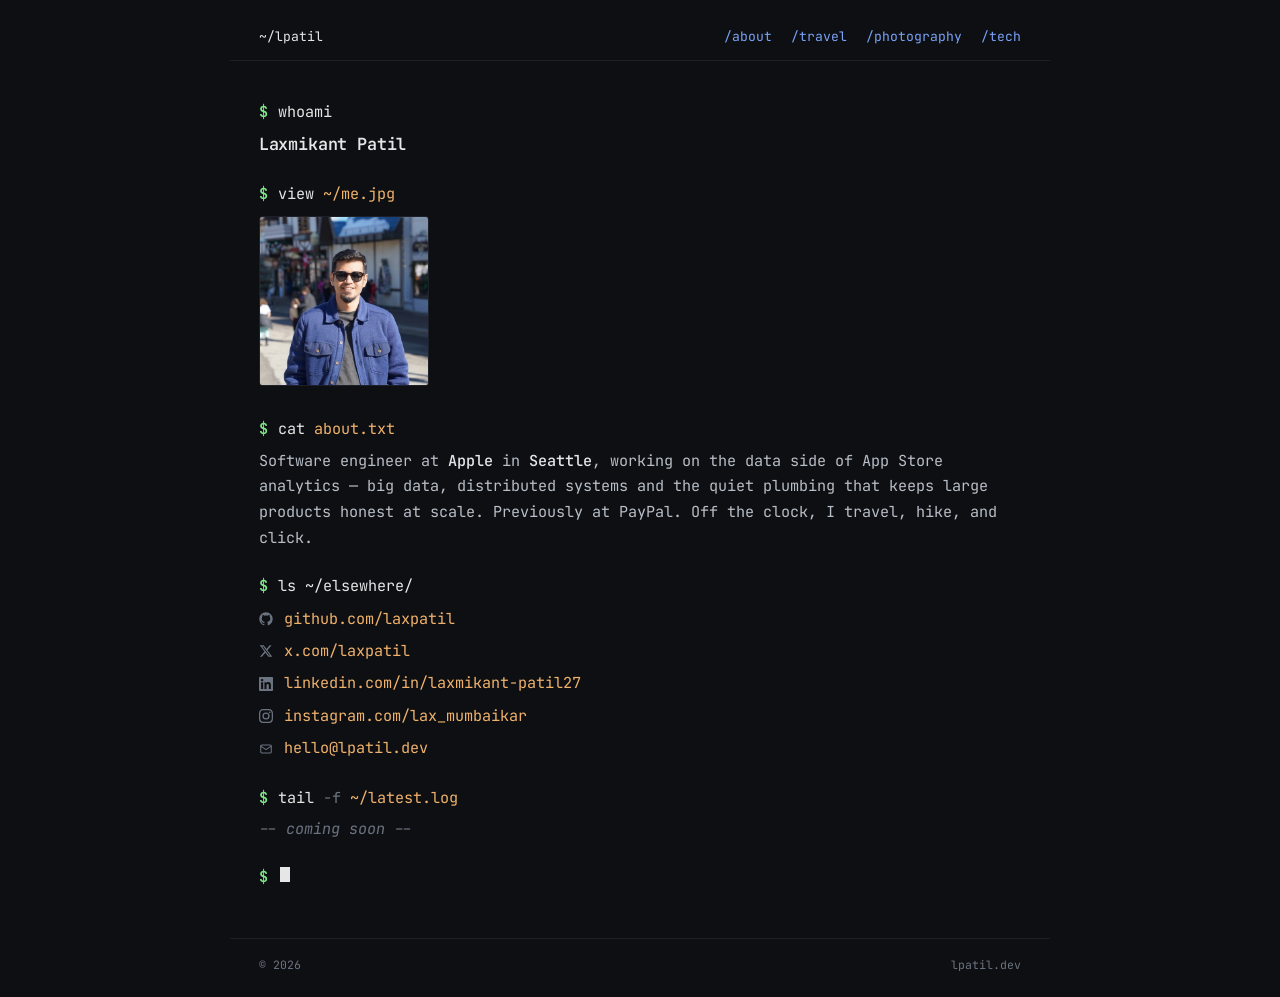
<file: index.html>
<!DOCTYPE html>
<html lang="en">
<head>
    <meta charset="UTF-8">
    <meta name="viewport" content="width=device-width, initial-scale=1.0">
    <title>laxmikant@lpatil:~</title>
    <meta name="description" content="Software engineer at Apple, on the data side. Notes on distributed systems and travel.">

    <link rel="preconnect" href="https://fonts.googleapis.com">
    <link rel="preconnect" href="https://fonts.gstatic.com" crossorigin>
    <link href="https://fonts.googleapis.com/css2?family=JetBrains+Mono:wght@400;500;600;700&display=swap" rel="stylesheet">

    <link rel="stylesheet" href="assets/style.css">
</head>
<body>

    <header class="topbar">
        <span class="title"><a href="index.html">~/lpatil</a></span>
        <nav class="topbar-nav" aria-label="Sections">
            <a href="about/">/about</a>
            <a href="travel/">/travel</a>
            <a href="photography/">/photography</a>
            <a href="tech/">/tech</a>
        </nav>
    </header>

    <main class="term">
        <div class="stagger">

            <div class="line">
                <span class="prompt">$</span>
                <span class="cmd">whoami</span>
            </div>
            <p class="out name">Laxmikant Patil</p>

            <div class="line">
                <span class="prompt">$</span>
                <span class="cmd">view <span class="str">~/me.jpg</span></span>
            </div>
            <div class="out photo-frame">
                <img src="pictures/me.jpg" alt="Portrait of Laxmikant Patil" class="photo" width="170" height="170">
            </div>

            <div class="line">
                <span class="prompt">$</span>
                <span class="cmd">cat <span class="str">about.txt</span></span>
            </div>
            <p class="out">
                Software engineer at <em>Apple</em> in <em>Seattle</em>, working on the data
                side of App Store analytics &mdash; big data, distributed systems and the
                quiet plumbing that keeps large products honest at scale. Previously at
                PayPal. Off the clock, I travel, hike, and click.
            </p>

            <div class="line">
                <span class="prompt">$</span>
                <span class="cmd">ls ~/elsewhere/</span>
            </div>
            <div class="out">
                <div class="links">
                    <span class="row">
                        <svg class="icon" viewBox="0 0 24 24" fill="currentColor" aria-hidden="true"><path d="M12 .5C5.65.5.5 5.65.5 12c0 5.08 3.29 9.39 7.86 10.91.57.11.78-.25.78-.55v-2.05c-3.2.7-3.87-1.54-3.87-1.54-.52-1.32-1.27-1.67-1.27-1.67-1.04-.71.08-.7.08-.7 1.15.08 1.76 1.18 1.76 1.18 1.02 1.75 2.68 1.25 3.34.96.1-.74.4-1.25.73-1.54-2.56-.29-5.25-1.28-5.25-5.7 0-1.26.45-2.29 1.19-3.1-.12-.29-.52-1.47.11-3.06 0 0 .97-.31 3.18 1.19.92-.26 1.91-.39 2.89-.39.98 0 1.97.13 2.89.39 2.21-1.5 3.18-1.19 3.18-1.19.63 1.59.23 2.77.11 3.06.74.81 1.19 1.84 1.19 3.1 0 4.43-2.69 5.41-5.26 5.69.41.36.78 1.07.78 2.15v3.19c0 .31.21.67.79.55C20.21 21.39 23.5 17.08 23.5 12 23.5 5.65 18.35.5 12 .5z"/></svg>
                        <a href="https://github.com/laxpatil">github.com/laxpatil</a>
                    </span>
                    <span class="row">
                        <svg class="icon" viewBox="0 0 24 24" fill="currentColor" aria-hidden="true"><path d="M18.244 2.25h3.308l-7.227 8.26 8.502 11.24h-6.66l-5.214-6.817-5.965 6.817H1.68l7.73-8.833L1.254 2.25H8.08l4.712 6.232 5.452-6.232zm-1.161 17.52h1.833L7.084 4.126H5.117L17.083 19.77z"/></svg>
                        <a href="https://x.com/laxpatil">x.com/laxpatil</a>
                    </span>
                    <span class="row">
                        <svg class="icon" viewBox="0 0 24 24" fill="currentColor" aria-hidden="true"><path d="M20.45 20.45h-3.55v-5.57c0-1.33-.03-3.04-1.85-3.04-1.86 0-2.14 1.45-2.14 2.95v5.66H9.35V9h3.41v1.56h.04c.48-.9 1.64-1.85 3.37-1.85 3.6 0 4.28 2.37 4.28 5.46v6.28zM5.34 7.43c-1.14 0-2.07-.92-2.07-2.07 0-1.14.93-2.07 2.07-2.07s2.07.93 2.07 2.07-.93 2.07-2.07 2.07zm1.78 13.02H3.56V9h3.56v11.45zM22.23 0H1.77C.79 0 0 .77 0 1.72v20.56C0 23.23.79 24 1.77 24h20.46c.98 0 1.77-.77 1.77-1.72V1.72C24 .77 23.21 0 22.23 0z"/></svg>
                        <a href="https://www.linkedin.com/in/laxmikant-patil27/">linkedin.com/in/laxmikant-patil27</a>
                    </span>
                    <span class="row">
                        <svg class="icon" viewBox="0 0 24 24" fill="currentColor" aria-hidden="true"><path d="M12 2.163c3.204 0 3.584.012 4.85.07 3.252.148 4.771 1.691 4.919 4.919.058 1.265.069 1.645.069 4.849 0 3.205-.012 3.584-.069 4.849-.149 3.225-1.664 4.771-4.919 4.919-1.266.058-1.644.07-4.85.07-3.204 0-3.584-.012-4.849-.07-3.26-.149-4.771-1.699-4.919-4.92-.058-1.265-.07-1.644-.07-4.849 0-3.204.013-3.583.07-4.849.149-3.227 1.664-4.771 4.919-4.919 1.266-.057 1.645-.069 4.849-.069zM12 0C8.741 0 8.333.014 7.053.072 2.695.272.273 2.69.073 7.052.014 8.333 0 8.741 0 12c0 3.259.014 3.668.072 4.948.2 4.358 2.618 6.78 6.98 6.98C8.333 23.986 8.741 24 12 24c3.259 0 3.668-.014 4.948-.072 4.354-.2 6.782-2.618 6.979-6.98.059-1.28.073-1.689.073-4.948 0-3.259-.014-3.667-.072-4.947-.196-4.354-2.617-6.78-6.979-6.98C15.668.014 15.259 0 12 0zm0 5.838a6.162 6.162 0 1 0 0 12.324 6.162 6.162 0 0 0 0-12.324zM12 16a4 4 0 1 1 0-8 4 4 0 0 1 0 8zm6.406-11.845a1.44 1.44 0 1 0 0 2.881 1.44 1.44 0 0 0 0-2.881z"/></svg>
                        <a href="https://www.instagram.com/lax_mumbaikar/">instagram.com/lax_mumbaikar</a>
                    </span>
                    <span class="row">
                        <svg class="icon" viewBox="0 0 24 24" fill="none" stroke="currentColor" stroke-width="1.8" stroke-linecap="round" stroke-linejoin="round" aria-hidden="true"><rect x="3" y="5" width="18" height="14" rx="2"/><path d="M3 7l9 6 9-6"/></svg>
                        <a href="mailto:hello@lpatil.dev">hello@lpatil.dev</a>
                    </span>
                </div>
            </div>

            <div class="line">
                <span class="prompt">$</span>
                <span class="cmd">tail <span class="flag">-f</span> <span class="str">~/latest.log</span></span>
            </div>
            <p class="out muted">-- coming soon --</p>

            <div class="line">
                <span class="prompt">$</span>
                <span class="cursor" aria-hidden="true"></span>
            </div>

        </div>
    </main>

    <footer class="bottombar">
        <span>© 2026</span>
        <span>lpatil.dev</span>
    </footer>

</body>
</html>
</file>
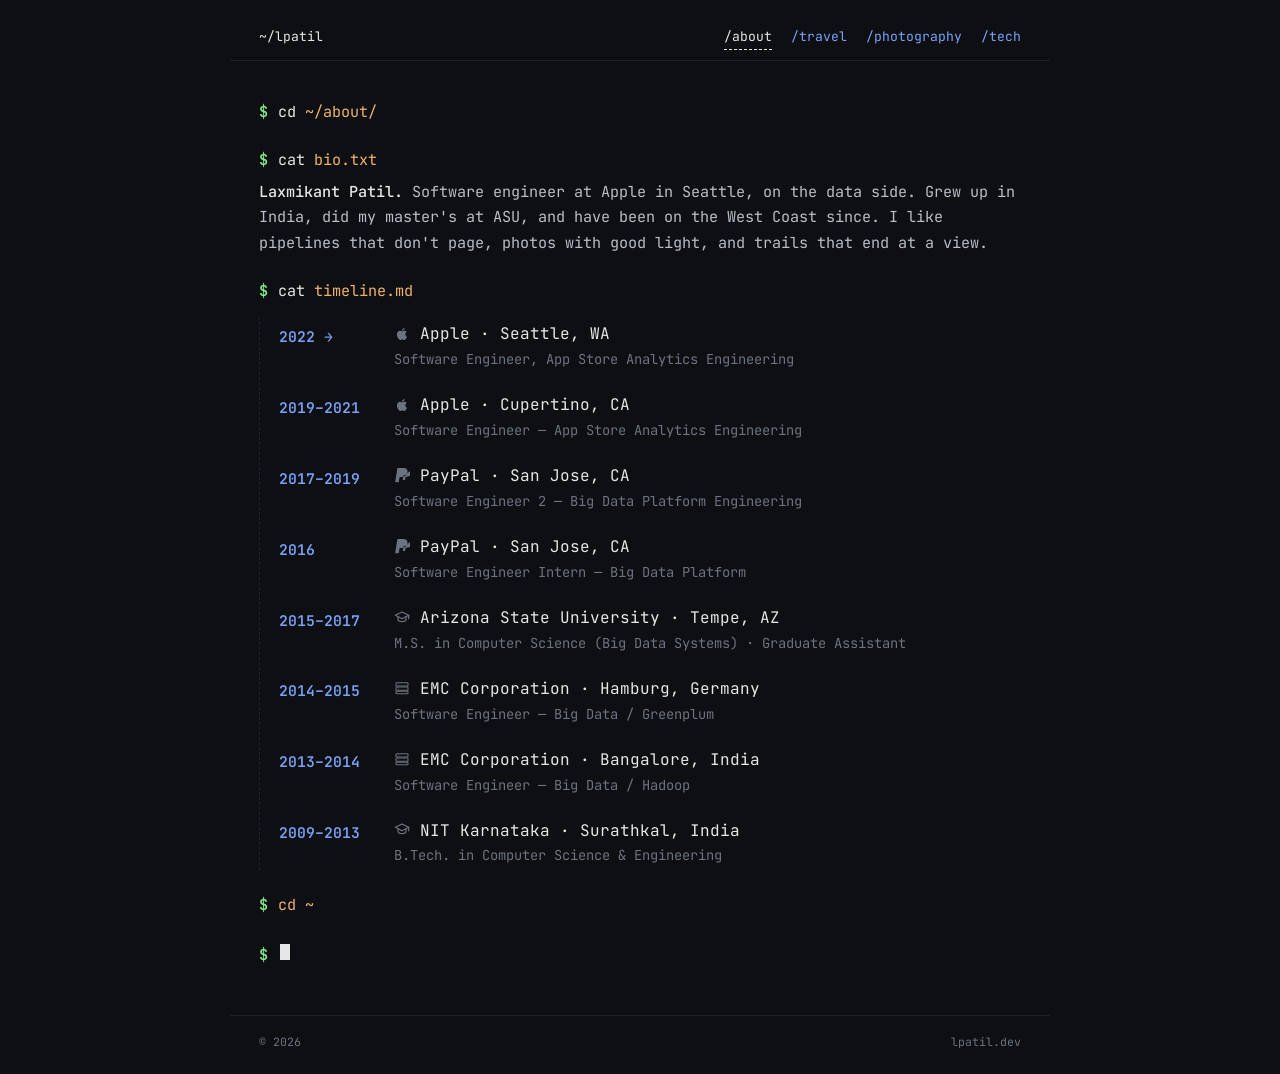
<file: about/index.html>
<!DOCTYPE html>
<html lang="en">
<head>
    <meta charset="UTF-8">
    <meta name="viewport" content="width=device-width, initial-scale=1.0">
    <title>about — ~/lpatil</title>
    <meta name="description" content="About Laxmikant Patil — software engineer, traveler, photographer.">

    <link rel="preconnect" href="https://fonts.googleapis.com">
    <link rel="preconnect" href="https://fonts.gstatic.com" crossorigin>
    <link href="https://fonts.googleapis.com/css2?family=JetBrains+Mono:wght@400;500;600;700&display=swap" rel="stylesheet">

    <link rel="stylesheet" href="../assets/style.css">
</head>
<body>

    <header class="topbar">
        <span class="title"><a href="../index.html">~/lpatil</a></span>
        <nav class="topbar-nav" aria-label="Sections">
            <a href="../about/" aria-current="page">/about</a>
            <a href="../travel/">/travel</a>
            <a href="../photography/">/photography</a>
            <a href="../tech/">/tech</a>
        </nav>
    </header>

    <main class="term">
        <div class="stagger">

            <div class="line">
                <span class="prompt">$</span>
                <span class="cmd">cd <span class="str">~/about/</span></span>
            </div>

            <div class="line">
                <span class="prompt">$</span>
                <span class="cmd">cat <span class="str">bio.txt</span></span>
            </div>
            <p class="out">
                <em>Laxmikant Patil.</em> Software engineer at Apple in Seattle, on the
                data side. Grew up in India, did my master's at ASU, and have been on
                the West Coast since. I like pipelines that don't page, photos with
                good light, and trails that end at a view.
            </p>

            <div class="line">
                <span class="prompt">$</span>
                <span class="cmd">cat <span class="str">timeline.md</span></span>
            </div>
            <div class="out">
                <div class="timeline">

                    <div class="entry">
                        <span class="year">2022 →</span>
                        <div>
                            <div class="where">
                                <svg class="mark" viewBox="0 0 24 24" fill="currentColor" aria-hidden="true"><path d="M17.05 20.28c-.98.95-2.05.8-3.08.35-1.09-.46-2.09-.48-3.24 0-1.44.62-2.2.44-3.06-.35C2.79 15.25 3.51 7.59 9.05 7.31c1.35.07 2.29.74 3.08.8 1.18-.24 2.31-.93 3.57-.84 1.51.12 2.65.72 3.4 1.8-3.12 1.87-2.38 5.98.48 7.13-.57 1.5-1.31 2.99-2.54 4.09zM12.03 7.25c-.15-2.23 1.66-4.07 3.74-4.25.29 2.58-2.34 4.5-3.74 4.25z"/></svg>
                                Apple &middot; Seattle, WA
                            </div>
                            <div class="role">Software Engineer, App Store Analytics Engineering</div>
                        </div>
                    </div>

                    <div class="entry">
                        <span class="year">2019&ndash;2021</span>
                        <div>
                            <div class="where">
                                <svg class="mark" viewBox="0 0 24 24" fill="currentColor" aria-hidden="true"><path d="M17.05 20.28c-.98.95-2.05.8-3.08.35-1.09-.46-2.09-.48-3.24 0-1.44.62-2.2.44-3.06-.35C2.79 15.25 3.51 7.59 9.05 7.31c1.35.07 2.29.74 3.08.8 1.18-.24 2.31-.93 3.57-.84 1.51.12 2.65.72 3.4 1.8-3.12 1.87-2.38 5.98.48 7.13-.57 1.5-1.31 2.99-2.54 4.09zM12.03 7.25c-.15-2.23 1.66-4.07 3.74-4.25.29 2.58-2.34 4.5-3.74 4.25z"/></svg>
                                Apple &middot; Cupertino, CA
                            </div>
                            <div class="role">Software Engineer &mdash; App Store Analytics Engineering</div>
                        </div>
                    </div>

                    <div class="entry">
                        <span class="year">2017&ndash;2019</span>
                        <div>
                            <div class="where">
                                <svg class="mark" viewBox="0 0 24 24" fill="currentColor" aria-hidden="true"><path d="M7.076 21.337H2.47a.641.641 0 0 1-.633-.74L4.944.901C5.026.382 5.474 0 5.998 0h7.46c2.57 0 4.578.543 5.69 1.81 1.01 1.15 1.304 2.42 1.012 4.287-.023.143-.047.288-.077.437-.983 5.05-4.349 6.797-8.647 6.797h-2.19c-.524 0-.968.382-1.05.9l-1.12 7.106zm14.146-14.42a3.35 3.35 0 0 0-.607-.541c-.013.076-.026.175-.041.254-.59 3.025-2.566 4.078-5.205 4.078h-.78a.483.483 0 0 0-.477.42l-1.003 6.353c-.052.337.171.649.514.649h2.24c.438 0 .814-.32.883-.743l.017-.094.51-3.225.032-.18c.069-.422.445-.74.883-.74h.557c3.605 0 6.428-1.461 7.254-5.696.345-1.773.17-3.255-.748-4.295z"/></svg>
                                PayPal &middot; San Jose, CA
                            </div>
                            <div class="role">Software Engineer 2 &mdash; Big Data Platform Engineering</div>
                        </div>
                    </div>

                    <div class="entry">
                        <span class="year">2016</span>
                        <div>
                            <div class="where">
                                <svg class="mark" viewBox="0 0 24 24" fill="currentColor" aria-hidden="true"><path d="M7.076 21.337H2.47a.641.641 0 0 1-.633-.74L4.944.901C5.026.382 5.474 0 5.998 0h7.46c2.57 0 4.578.543 5.69 1.81 1.01 1.15 1.304 2.42 1.012 4.287-.023.143-.047.288-.077.437-.983 5.05-4.349 6.797-8.647 6.797h-2.19c-.524 0-.968.382-1.05.9l-1.12 7.106zm14.146-14.42a3.35 3.35 0 0 0-.607-.541c-.013.076-.026.175-.041.254-.59 3.025-2.566 4.078-5.205 4.078h-.78a.483.483 0 0 0-.477.42l-1.003 6.353c-.052.337.171.649.514.649h2.24c.438 0 .814-.32.883-.743l.017-.094.51-3.225.032-.18c.069-.422.445-.74.883-.74h.557c3.605 0 6.428-1.461 7.254-5.696.345-1.773.17-3.255-.748-4.295z"/></svg>
                                PayPal &middot; San Jose, CA
                            </div>
                            <div class="role">Software Engineer Intern &mdash; Big Data Platform</div>
                        </div>
                    </div>

                    <div class="entry">
                        <span class="year">2015&ndash;2017</span>
                        <div>
                            <div class="where">
                                <svg class="mark" viewBox="0 0 24 24" fill="none" stroke="currentColor" stroke-width="1.8" stroke-linejoin="round" stroke-linecap="round" aria-hidden="true"><path d="M12 3 L22 8 L12 13 L2 8 Z"/><path d="M6 10v4c0 2 2.7 3.5 6 3.5s6-1.5 6-3.5v-4"/><path d="M22 8v5"/></svg>
                                Arizona State University &middot; Tempe, AZ
                            </div>
                            <div class="role">M.S. in Computer Science (Big Data Systems) &middot; Graduate Assistant</div>
                        </div>
                    </div>

                    <div class="entry">
                        <span class="year">2014&ndash;2015</span>
                        <div>
                            <div class="where">
                                <svg class="mark" viewBox="0 0 24 24" fill="none" stroke="currentColor" stroke-width="1.6" stroke-linejoin="round" aria-hidden="true"><rect x="3" y="4" width="18" height="5" rx="1"/><rect x="3" y="10.5" width="18" height="5" rx="1"/><rect x="3" y="17" width="18" height="3.5" rx="1"/><circle cx="7" cy="6.5" r="0.6" fill="currentColor" stroke="none"/><circle cx="7" cy="13" r="0.6" fill="currentColor" stroke="none"/></svg>
                                EMC Corporation &middot; Hamburg, Germany
                            </div>
                            <div class="role">Software Engineer &mdash; Big Data / Greenplum</div>
                        </div>
                    </div>

                    <div class="entry">
                        <span class="year">2013&ndash;2014</span>
                        <div>
                            <div class="where">
                                <svg class="mark" viewBox="0 0 24 24" fill="none" stroke="currentColor" stroke-width="1.6" stroke-linejoin="round" aria-hidden="true"><rect x="3" y="4" width="18" height="5" rx="1"/><rect x="3" y="10.5" width="18" height="5" rx="1"/><rect x="3" y="17" width="18" height="3.5" rx="1"/><circle cx="7" cy="6.5" r="0.6" fill="currentColor" stroke="none"/><circle cx="7" cy="13" r="0.6" fill="currentColor" stroke="none"/></svg>
                                EMC Corporation &middot; Bangalore, India
                            </div>
                            <div class="role">Software Engineer &mdash; Big Data / Hadoop</div>
                        </div>
                    </div>

                    <div class="entry">
                        <span class="year">2009&ndash;2013</span>
                        <div>
                            <div class="where">
                                <svg class="mark" viewBox="0 0 24 24" fill="none" stroke="currentColor" stroke-width="1.8" stroke-linejoin="round" stroke-linecap="round" aria-hidden="true"><path d="M12 3 L22 8 L12 13 L2 8 Z"/><path d="M6 10v4c0 2 2.7 3.5 6 3.5s6-1.5 6-3.5v-4"/><path d="M22 8v5"/></svg>
                                NIT Karnataka &middot; Surathkal, India
                            </div>
                            <div class="role">B.Tech. in Computer Science &amp; Engineering</div>
                        </div>
                    </div>

                </div>
            </div>

            <div class="line">
                <span class="prompt">$</span>
                <a href="../index.html" class="back">cd ~</a>
            </div>

            <div class="line">
                <span class="prompt">$</span>
                <span class="cursor" aria-hidden="true"></span>
            </div>

        </div>
    </main>

    <footer class="bottombar">
        <span>© 2026</span>
        <span>lpatil.dev</span>
    </footer>

</body>
</html>
</file>
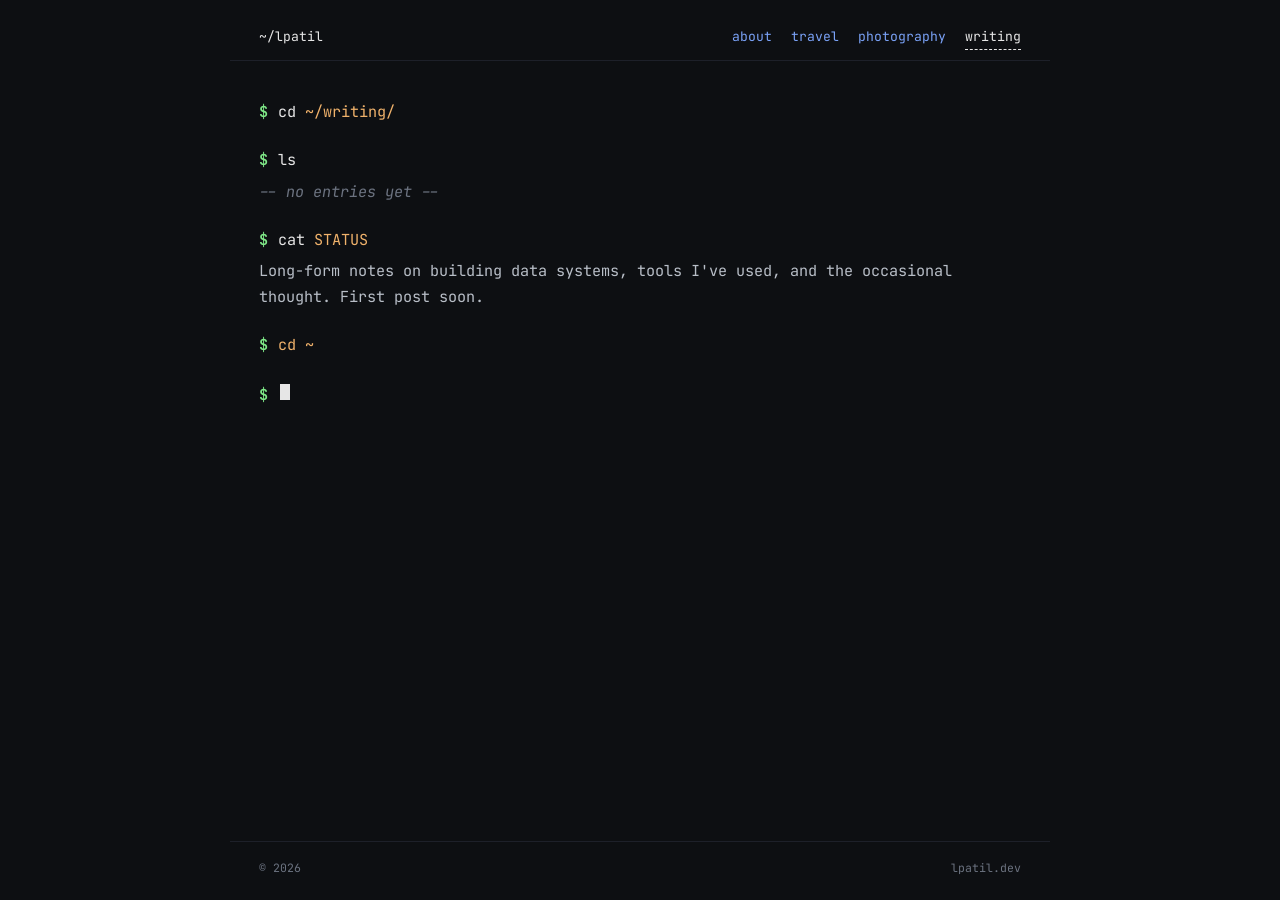
<file: writing/index.html>
<!DOCTYPE html>
<html lang="en">
<head>
    <meta charset="UTF-8">
    <meta name="viewport" content="width=device-width, initial-scale=1.0">
    <title>writing — ~/lpatil</title>
    <meta name="description" content="Writing by Laxmikant Patil.">

    <link rel="preconnect" href="https://fonts.googleapis.com">
    <link rel="preconnect" href="https://fonts.gstatic.com" crossorigin>
    <link href="https://fonts.googleapis.com/css2?family=JetBrains+Mono:wght@400;500;600;700&display=swap" rel="stylesheet">

    <link rel="stylesheet" href="../assets/style.css">
</head>
<body>

    <header class="topbar">
        <span class="title"><a href="../index.html">~/lpatil</a></span>
        <nav class="topbar-nav" aria-label="Sections">
            <a href="../about/">about</a>
            <a href="../travel/">travel</a>
            <a href="../photography/">photography</a>
            <a href="../writing/" aria-current="page">writing</a>
        </nav>
    </header>

    <main class="term">
        <div class="stagger">
            <div class="line">
                <span class="prompt">$</span>
                <span class="cmd">cd <span class="str">~/writing/</span></span>
            </div>
            <div class="line">
                <span class="prompt">$</span>
                <span class="cmd">ls</span>
            </div>
            <p class="out muted">-- no entries yet --</p>
            <div class="line">
                <span class="prompt">$</span>
                <span class="cmd">cat <span class="str">STATUS</span></span>
            </div>
            <p class="out">Long-form notes on building data systems, tools I've used, and the occasional thought. First post soon.</p>
            <div class="line">
                <span class="prompt">$</span>
                <a href="../index.html" class="back">cd ~</a>
            </div>
            <div class="line">
                <span class="prompt">$</span>
                <span class="cursor" aria-hidden="true"></span>
            </div>
        </div>
    </main>

    <footer class="bottombar">
        <span>© 2026</span>
        <span>lpatil.dev</span>
    </footer>

</body>
</html>
</file>
<file: assets/style.css>
/* =========================================================
   lpatil.dev — shared stylesheet
   Clean terminal aesthetic
   ========================================================= */

:root {
    --bg:        #0d0f12;
    --bg-soft:   #12151a;
    --fg:        #e6e6e6;
    --fg-soft:   #b8bec7;
    --fg-muted:  #6c7380;
    --prompt:    #7ee787;
    --link:      #f0b26b;
    --dir:       #7aa2f7;
    --string:    #f0b26b;
    --comment:   #6c7380;
    --rule:      #1d2029;
}

* { box-sizing: border-box; margin: 0; padding: 0; }

html {
    font-size: 16px;
    -webkit-text-size-adjust: 100%;
}

body {
    min-height: 100vh;
    background-color: var(--bg);
    color: var(--fg-soft);
    font-family: 'JetBrains Mono', ui-monospace, 'SFMono-Regular', 'Menlo', monospace;
    font-weight: 400;
    font-size: 0.95rem;
    line-height: 1.7;
    -webkit-font-smoothing: antialiased;
    -moz-osx-font-smoothing: grayscale;
    display: flex;
    flex-direction: column;
}

::selection {
    background: var(--prompt);
    color: var(--bg);
}

a {
    color: var(--link);
    text-decoration: none;
    border-bottom: 1px dashed transparent;
    transition: border-color .15s ease, color .15s ease;
}

a:hover { border-bottom-color: var(--link); }

/* ============ TOPBAR ============ */
header.topbar {
    max-width: 820px;
    margin: 0 auto;
    width: 100%;
    padding: 1.6rem 1.8rem 0.6rem;
    color: var(--fg-muted);
    font-size: 0.82rem;
    display: flex;
    justify-content: space-between;
    align-items: baseline;
    border-bottom: 1px solid var(--rule);
    position: relative;
    z-index: 1;
}

.topbar .title a {
    color: var(--fg);
    border-bottom: none;
    transition: color .15s ease;
}

.topbar .title a:hover { color: var(--prompt); }

.topbar-nav {
    display: flex;
    gap: 1.2rem;
    font-size: 0.82rem;
}

.topbar-nav a {
    color: var(--dir);
    border-bottom: 1px dashed transparent;
    padding-bottom: 1px;
}

.topbar-nav a:hover,
.topbar-nav a[aria-current="page"] {
    border-bottom-color: var(--dir);
}

.topbar-nav a[aria-current="page"] {
    color: var(--fg);
    border-bottom-color: var(--fg);
}

/* ============ TERMINAL BODY ============ */
main.term {
    max-width: 820px;
    margin: 0 auto;
    width: 100%;
    padding: 2.4rem 1.8rem 3rem;
    flex: 1;
    position: relative;
    z-index: 1;
}

.line {
    display: flex;
    align-items: baseline;
    gap: 0.65rem;
    flex-wrap: wrap;
    margin-top: 1.4rem;
}

.line:first-child { margin-top: 0; }

.prompt {
    color: var(--prompt);
    user-select: none;
    font-weight: 600;
}

.host {
    color: var(--fg-muted);
    user-select: none;
}

.cmd { color: var(--fg); }
.cmd .flag { color: var(--fg-muted); }
.cmd .str { color: var(--string); }

.out {
    color: var(--fg-soft);
    margin: 0.35rem 0 0;
    padding-left: 0;
}

.out.name {
    color: var(--fg);
    font-weight: 600;
    font-size: 1.05rem;
    letter-spacing: -0.01em;
}

.out.muted {
    color: var(--fg-muted);
    font-style: italic;
}

.out em {
    color: var(--fg);
    font-style: normal;
    font-weight: 500;
}

.back {
    color: var(--link);
    border-bottom: 1px dashed transparent;
}

.back:hover { border-bottom-color: var(--link); }

/* Blinking cursor */
.cursor {
    display: inline-block;
    width: 0.6em;
    height: 1em;
    background: var(--fg);
    vertical-align: text-bottom;
    animation: blink 1.05s steps(2, end) infinite;
    margin-left: 0.15em;
}

@keyframes blink {
    to { background: transparent; }
}

/* Staggered fade-in */
.stagger > * {
    opacity: 0;
    transform: translateY(4px);
    animation: appear .5s ease-out forwards;
}
.stagger > *:nth-child(1)  { animation-delay: .05s; }
.stagger > *:nth-child(2)  { animation-delay: .22s; }
.stagger > *:nth-child(3)  { animation-delay: .39s; }
.stagger > *:nth-child(4)  { animation-delay: .56s; }
.stagger > *:nth-child(5)  { animation-delay: .73s; }
.stagger > *:nth-child(6)  { animation-delay: .90s; }
.stagger > *:nth-child(7)  { animation-delay: 1.05s; }
.stagger > *:nth-child(8)  { animation-delay: 1.20s; }
.stagger > *:nth-child(9)  { animation-delay: 1.35s; }
.stagger > *:nth-child(n+10) { animation-delay: 1.50s; }

@keyframes appear {
    to { opacity: 1; transform: none; }
}

@media (prefers-reduced-motion: reduce) {
    .stagger > * { opacity: 1; transform: none; animation: none; }
    .cursor { animation: none; }
}

/* ============ LINKS LIST (social with icons) ============ */
.links {
    margin-top: 0.4rem;
    display: flex;
    flex-direction: column;
    gap: 0.35rem;
    color: var(--fg-soft);
}

.links .row {
    display: flex;
    align-items: center;
    gap: 0.7rem;
}

.links a {
    color: var(--link);
    border-bottom: 1px dashed transparent;
}

.links a:hover { border-bottom-color: var(--link); }

.links .icon {
    flex: 0 0 14px;
    width: 14px;
    height: 14px;
    color: var(--fg-muted);
    transition: color .15s ease, transform .15s ease;
}

.links .row:hover .icon {
    color: var(--link);
    transform: translateX(1px);
}

/* ============ PHOTO FRAME ============ */
.photo-frame {
    margin-top: 0.55rem;
    display: inline-block;
}

.photo {
    width: 170px;
    height: 170px;
    object-fit: cover;
    display: block;
    border: 1px solid var(--rule);
    border-radius: 3px;
    background: var(--bg-soft);
    filter: saturate(0.95);
    transition: filter .25s ease, transform .25s ease;
}

.photo-frame:hover .photo {
    filter: saturate(1.08);
    transform: translateY(-1px);
}

.photo-meta {
    color: var(--fg-muted);
    font-size: 0.76rem;
    margin-top: 0.4rem;
    letter-spacing: 0.02em;
}

/* ============ TICKER / tail -f ============ */
.ticker-wrap {
    margin-top: 0.55rem;
    padding: 0.35rem 0;
    border-top: 1px dashed var(--rule);
    border-bottom: 1px dashed var(--rule);
    position: relative;
}

.ticker {
    overflow: hidden;
    position: relative;
    -webkit-mask-image: linear-gradient(90deg, transparent, #000 6%, #000 94%, transparent);
            mask-image: linear-gradient(90deg, transparent, #000 6%, #000 94%, transparent);
}

.ticker-track {
    display: inline-flex;
    align-items: center;
    gap: 1.8rem;
    white-space: nowrap;
    padding-right: 1.8rem;
    animation: ticker-scroll 42s linear infinite;
    will-change: transform;
}

.ticker-wrap:hover .ticker-track { animation-play-state: paused; }

@keyframes ticker-scroll {
    from { transform: translateX(0); }
    to   { transform: translateX(-50%); }
}

.ticker .post {
    color: var(--fg-soft);
    display: inline-flex;
    align-items: baseline;
    gap: 0.6rem;
}

.ticker .date {
    color: var(--fg-muted);
    font-size: 0.82rem;
}

.ticker .tag {
    font-size: 0.74rem;
    letter-spacing: 0.06em;
    text-transform: uppercase;
    padding: 0 0.3rem;
    border: 1px solid currentColor;
    border-radius: 2px;
}

.tag.travel   { color: #f0b26b; }
.tag.tech     { color: #7aa2f7; }
.tag.thoughts { color: #bb9af7; }

.ticker .sep {
    color: var(--fg-muted);
    opacity: 0.6;
}

@media (prefers-reduced-motion: reduce) {
    .ticker-track { animation: none; }
}

/* ============ TIMELINE (about page) ============ */
.timeline {
    margin-top: 0.8rem;
    padding: 0.2rem 0 0.2rem 1.2rem;
    border-left: 1px dashed var(--rule);
    display: flex;
    flex-direction: column;
    gap: 1.3rem;
}

.timeline .entry {
    display: grid;
    grid-template-columns: 96px 1fr;
    gap: 1.2rem;
    align-items: baseline;
}

.timeline .year {
    color: var(--dir);
    font-weight: 600;
    font-size: 0.92rem;
}

.timeline .where {
    color: var(--fg);
    font-size: 1rem;
    margin-bottom: 0.1rem;
    display: flex;
    align-items: center;
    gap: 0.6rem;
}

.timeline .mark {
    flex: 0 0 16px;
    width: 16px;
    height: 16px;
    color: var(--fg-muted);
    transition: color .2s ease, transform .2s ease;
}

.timeline .entry:hover .mark {
    color: var(--fg);
    transform: translateY(-1px);
}

.timeline .role {
    color: var(--fg-muted);
    font-size: 0.86rem;
    line-height: 1.55;
}

/* ============ COMING SOON (section stubs) ============ */
.coming-soon {
    display: inline-block;
    overflow: hidden;
    white-space: nowrap;
    color: var(--fg-muted);
    font-style: italic;
    vertical-align: bottom;
    animation: type-cycle 5s steps(14) infinite alternate;
    width: 14ch;
}

@keyframes type-cycle {
    from { width: 0; }
    to   { width: 14ch; }
}

@media (prefers-reduced-motion: reduce) {
    .coming-soon { animation: none; width: auto; }
}

/* ============ GALLERY (thumbnail grid) ============ */
.gallery {
    margin-top: 1.1rem;
    display: grid;
    grid-template-columns: repeat(auto-fill, minmax(220px, 1fr));
    gap: 0.9rem;
}

.gallery figure {
    margin: 0;
    display: flex;
    flex-direction: column;
}

.gallery figure a {
    display: block;
    aspect-ratio: 1 / 1;
    overflow: hidden;
    border: 1px solid var(--rule);
    border-radius: 3px;
    background: var(--bg-soft);
    cursor: zoom-in;
}

.gallery figure img {
    width: 100%;
    height: 100%;
    object-fit: cover;
    display: block;
    transition: transform .6s cubic-bezier(.22,.61,.36,1), filter .3s ease;
}

.gallery figure:hover img {
    transform: scale(1.05);
    filter: saturate(1.08) brightness(1.04);
}

.gallery figcaption {
    margin-top: 0.5rem;
    display: flex;
    justify-content: space-between;
    align-items: baseline;
    gap: 0.6rem;
    font-size: 0.76rem;
    color: var(--fg-muted);
}

.gallery .title {
    color: var(--fg);
    font-weight: 500;
}

.gallery .where {
    color: var(--fg-muted);
    text-align: right;
    letter-spacing: 0.02em;
}

@media (max-width: 520px) {
    .gallery { grid-template-columns: repeat(2, 1fr); gap: 0.7rem; }
}

/* ============ LIGHTBOX ============ */
.lightbox {
    display: none;
    position: fixed;
    inset: 0;
    z-index: 1000;
    background: rgba(5, 6, 8, 0.94);
    backdrop-filter: blur(8px);
    -webkit-backdrop-filter: blur(8px);
    align-items: center;
    justify-content: center;
    cursor: zoom-out;
    padding: 2rem;
}

.lightbox.open { display: flex; flex-direction: column; gap: 1rem; }

.lightbox img {
    max-width: 94vw;
    max-height: 84vh;
    border: 1px solid var(--rule);
    box-shadow: 0 30px 100px rgba(0, 0, 0, 0.6);
    background: var(--bg);
    object-fit: contain;
}

.lightbox-meta {
    color: var(--fg-muted);
    font-size: 0.82rem;
    letter-spacing: 0.03em;
    display: flex;
    gap: 1rem;
    align-items: baseline;
}

.lightbox-meta .title { color: var(--fg); font-weight: 500; }

.lightbox-close {
    position: absolute;
    top: 1.4rem;
    right: 1.8rem;
    font-family: 'JetBrains Mono', ui-monospace, monospace;
    font-size: 0.78rem;
    text-transform: uppercase;
    letter-spacing: 0.22em;
    color: var(--fg-muted);
    cursor: pointer;
    z-index: 1001;
}

.lightbox-close:hover { color: var(--link); }

/* ============ FOOTER ============ */
footer.bottombar {
    max-width: 820px;
    margin: 0 auto;
    width: 100%;
    padding: 1rem 1.8rem 1.4rem;
    color: var(--fg-muted);
    font-size: 0.72rem;
    display: flex;
    justify-content: space-between;
    align-items: baseline;
    border-top: 1px solid var(--rule);
    position: relative;
    z-index: 1;
}

/* ============ RESPONSIVE ============ */
@media (max-width: 560px) {
    body { font-size: 0.9rem; }
    header.topbar, main.term, footer.bottombar {
        padding-left: 1.2rem;
        padding-right: 1.2rem;
    }
    .topbar { flex-wrap: wrap; gap: 0.6rem 1rem; }
    .topbar-nav { gap: 0.9rem; font-size: 0.78rem; }
    .line { gap: 0.45rem; }
    .timeline .entry { grid-template-columns: 78px 1fr; gap: 0.9rem; }
}
</file>
